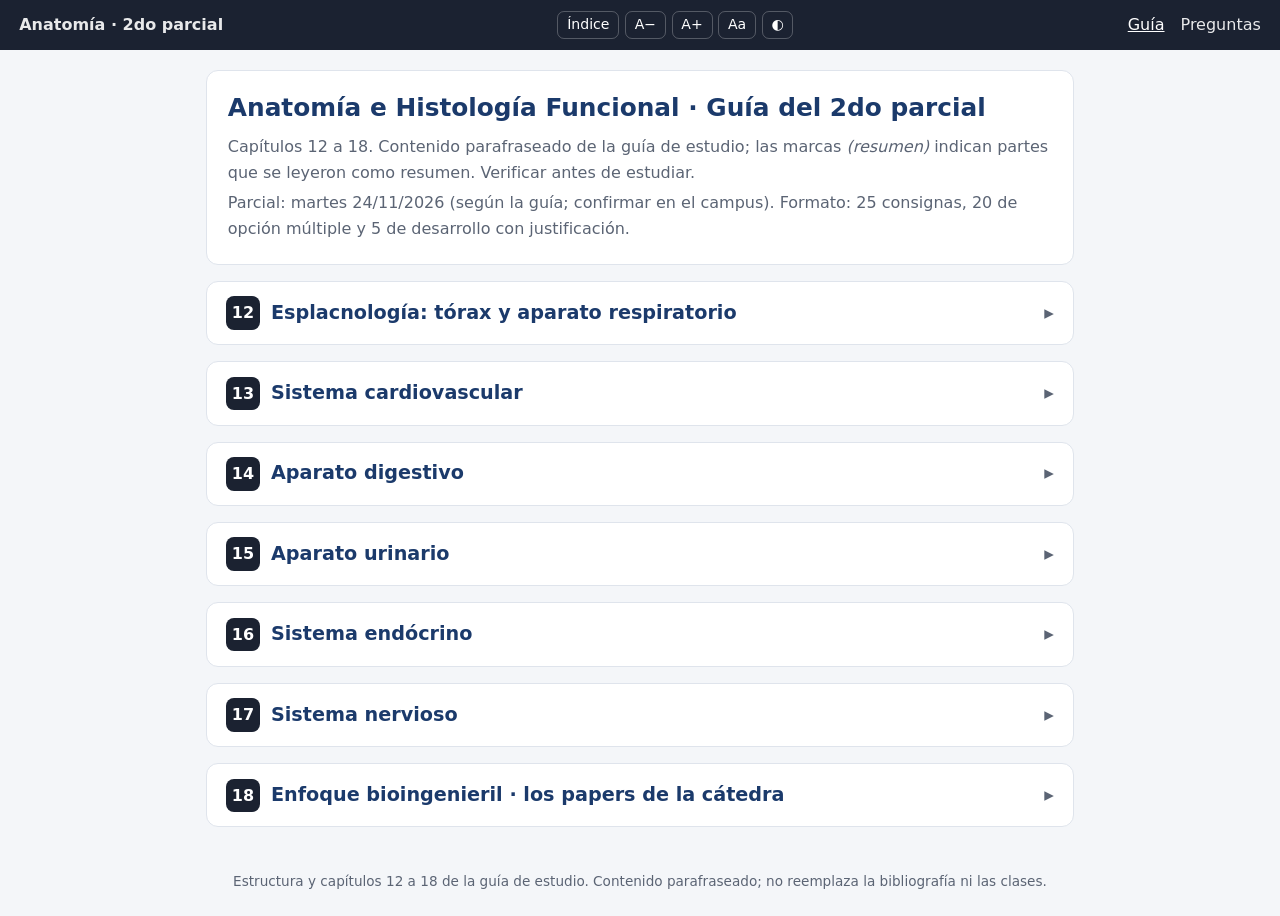
<file: index.html>
<!doctype html>
<html lang="es-AR">
<head>
  <meta charset="utf-8">
  <meta name="viewport" content="width=device-width, initial-scale=1">
  <title>Anatomía · Guía del 2do parcial</title>
  <link rel="stylesheet" href="css/styles.css">
  <script>
    // Preferencias guardadas (tema, tipografía, tamaño) antes de pintar la página
    (function () {
      var r = document.documentElement, s = window.localStorage;
      var t = s.getItem("theme") || (window.matchMedia("(prefers-color-scheme: dark)").matches ? "dark" : "light");
      r.dataset.theme = t;
      r.dataset.font = s.getItem("font") || "sans";
      r.style.setProperty("--fs", (s.getItem("fs") || "16") + "px");
    })();
  </script>
</head>
<body>
  <header class="top">
    <a class="brand" href="#/guia">Anatomía · 2do parcial</a>
    <div class="tools">
      <button type="button" class="tool" id="toc-toggle" aria-expanded="false" aria-controls="toc" title="Índice de capítulos">Índice</button>
      <button type="button" class="tool" id="font-down" title="Achicar texto" aria-label="Achicar texto">A−</button>
      <button type="button" class="tool" id="font-up" title="Agrandar texto" aria-label="Agrandar texto">A+</button>
      <button type="button" class="tool" id="font-family" title="Cambiar tipografía" aria-label="Cambiar tipografía">Aa</button>
      <button type="button" class="tool" id="theme-toggle" title="Modo oscuro / claro" aria-label="Modo oscuro o claro">◐</button>
    </div>
    <nav>
      <a href="#/guia" data-tab="guia">Guía</a>
      <a href="#/preguntas" data-tab="preguntas">Preguntas</a>
    </nav>
  </header>

  <div class="layout">
    <aside id="toc" class="toc" aria-label="Índice"></aside>
    <main id="view" class="view" aria-live="polite"></main>
  </div>

  <footer class="foot">
    Estructura y capítulos 12 a 18 de la guía de estudio. Contenido parafraseado; no reemplaza la bibliografía ni las clases.
  </footer>

  <script src="js/data-guia.js"></script>
  <script src="js/data-s12.js"></script>
  <script src="js/data-s13.js"></script>
  <script src="js/data-s14.js"></script>
  <script src="js/data-s15.js"></script>
  <script src="js/data-s16.js"></script>
  <script src="js/data-s17.js"></script>
  <script src="js/data-cap18.js"></script>
  <script src="js/data-practica.js"></script>
  <script src="js/data-quiz.js"></script>
  <script src="js/app.js"></script>
</body>
</html>
</file>
<file: css/styles.css>
:root {
  --bg: #f4f6f9; --card: #fff; --ink: #1d2330; --muted: #5b6474; --line: #dfe4ec; --border: #dfe4ec;
  --text-muted: var(--muted);
  --h1: #1b3a6b; --h3: #1f5fbf; --h4: #0f7b6c; --key-title: #1d4f91;
  --accent: #1f5fbf; --ok: #1e8a4c; --bad: #c0392b; --gold: #b8860b;
  --trampa: #fff4e5; --trampa-ink: #7a4300; --trampa-line: #e08a00;
  --top: #1b2231; --surface-2: #f0f3f8;
  --key-bg: #f5f8ff; --key-line: #d6e2ff; --formula-bg: #f6f7f9; --example-bg: #f3faf6;
  --ok-bg: #ecfdf3; --bad-bg: #fdecec; --expl-bg: #f5f8ff; --expl-line: #d6e2ff;
  --shadow: 0 10px 30px rgba(0, 0, 0, .16);
  --fs: 16px;
  color-scheme: light;
}
html[data-theme="dark"] {
  --bg: #12151c; --card: #1b2029; --ink: #e6e9ef; --muted: #9aa3b2; --line: #2c3340; --border: #2c3340;
  --accent: #6aa3ff; --ok: #4cc27f; --bad: #ff7b6b; --gold: #e0b04a;
  --trampa: #3a2c14; --trampa-ink: #ffd08a; --trampa-line: #c98a1e;
  --h1: #cfe2ff; --h3: #7fb2ff; --h4: #5fd3b8; --key-title: #9cc2ff;
  --top: #0c0f15; --surface-2: #232a36;
  --key-bg: #1b2a42; --key-line: #2e4670; --formula-bg: #202631; --example-bg: #17302a;
  --ok-bg: #173325; --bad-bg: #3a1d1d; --expl-bg: #1b2a42; --expl-line: #2e4670;
  --shadow: 0 10px 30px rgba(0, 0, 0, .55);
  color-scheme: dark;
}

html { font-size: var(--fs); }
* { box-sizing: border-box; }
body { margin: 0; font: 1rem/1.6 system-ui, -apple-system, "Segoe UI", sans-serif; color: var(--ink); background: var(--bg); }
html[data-font="serif"] body { font-family: Georgia, "Iowan Old Style", "Palatino Linotype", serif; }
a { color: var(--accent); }

/* ---------- encabezado ---------- */
.top { display: flex; align-items: center; justify-content: space-between; gap: 1rem; padding: .7rem 1.2rem; background: var(--top); color: #fff; flex-wrap: wrap; position: sticky; top: 0; z-index: 30; }
.top a { color: #fff; text-decoration: none; margin-left: 1rem; opacity: .9; }
.top a.on, .top a:hover { opacity: 1; text-decoration: underline; }
.top .brand { font-weight: 700; margin: 0; }
.top nav { display: flex; align-items: center; }
.tools { display: flex; gap: .35rem; align-items: center; margin-left: 1rem; }
.tool { background: transparent; color: #fff; border: 1px solid rgba(255, 255, 255, .25); border-radius: 7px; padding: .2rem .55rem; font: inherit; font-size: .88rem; cursor: pointer; line-height: 1.4; }
.tool:hover, .tool[aria-expanded="true"] { background: rgba(255, 255, 255, .15); }

/* ---------- layout: contenido a ancho de lectura; índice flotante ---------- */
.layout { max-width: 900px; margin: 1.2rem auto; padding: 0 1rem; }
.view { min-width: 0; }

.toc { position: fixed; top: 4.2rem; left: 1rem; width: min(300px, calc(100vw - 2rem)); max-height: calc(100vh - 5.5rem); overflow: auto; background: var(--card); border: 1px solid var(--line); border-radius: 12px; box-shadow: var(--shadow); padding: .8rem 1rem; font-size: .9rem; z-index: 20; opacity: 0; transform: translateY(-6px); pointer-events: none; transition: opacity .15s, transform .15s; }
.toc.open { opacity: 1; transform: none; pointer-events: auto; }
.toc h2 { font-size: .75rem; text-transform: uppercase; letter-spacing: .05em; color: var(--accent); margin: .6rem 0 .3rem; }
.toc h2:first-child { margin-top: .2rem; }
.toc ol, .toc ul { margin: 0; padding-left: 1.1rem; }
.toc li { margin: .25rem 0; }
.toc a { text-decoration: none; color: var(--ink); }
.toc a:hover { color: var(--accent); text-decoration: underline; }

.card { background: var(--card); border: 1px solid var(--line); border-radius: 12px; padding: 1.1rem 1.3rem; margin-bottom: 1rem; }
.card h1 { margin: .2rem 0 .4rem; font-size: 1.5rem; color: var(--h1); }
.card h2.q { font-size: 1.12rem; border: 0; margin: .3rem 0 .6rem; padding: 0; }
.muted { color: var(--muted); }

.guide-head { background: var(--card); border: 1px solid var(--line); border-radius: 12px; padding: 1.1rem 1.3rem; margin-bottom: 1rem; }
.guide-head h1 { margin: 0 0 .4rem; font-size: 1.55rem; color: var(--h1); }
.guide-head p { margin: .3rem 0; }

/* ---------- capítulos ---------- */
.cap { margin-bottom: 1rem; scroll-margin-top: 5rem; }
.cap details { background: var(--card); border: 1px solid var(--line); border-radius: 12px; }
.cap summary { cursor: pointer; list-style: none; padding: .9rem 1.2rem; font-size: 1.2rem; font-weight: 700; display: flex; align-items: center; gap: .7rem; color: var(--h1); }
.cap summary::-webkit-details-marker { display: none; }
.cap summary::after { content: "▾"; margin-left: auto; color: var(--muted); }
.cap details:not([open]) summary::after { content: "▸"; }
.cap .num { display: inline-flex; align-items: center; justify-content: center; min-width: 2.1rem; height: 2.1rem; border-radius: 8px; background: var(--top); color: #fff; font-size: 1rem; }
.cap-body { padding: .2rem 1.3rem 1.2rem; border-top: 1px solid var(--line); }
.cap-body h3 { font-size: 1.05rem; margin: 1.4rem 0 .4rem; padding: 0 0 .25rem .55rem; border-left: 4px solid var(--h3); border-bottom: 1px solid var(--line); color: var(--h3); }

.blk { margin: .5rem 0; }
.blk p { margin: .25rem 0; }
.blk ul { margin: .25rem 0 .25rem 1.2rem; padding: 0; }
.blk li { margin: .15rem 0; }
.ref { font-size: .76rem; color: var(--muted); margin-bottom: .1rem; }
.tbl { overflow-x: auto; }
.blk table { width: 100%; border-collapse: collapse; font-size: .9rem; margin: .3rem 0; }
.blk th, .blk td { border: 1px solid var(--line); padding: .35rem .5rem; text-align: left; vertical-align: top; }
.blk th { background: var(--surface-2); }
.trampa { background: var(--trampa); color: var(--trampa-ink); border-left: 4px solid var(--trampa-line); padding: .45rem .8rem; border-radius: 0 8px 8px 0; }
.trampa p { margin: 0; }

/* HTML propio de los capítulos (data-sNN.js) */
.cap .content { padding: .2rem 1.3rem 1.2rem; border-top: 1px solid var(--line); }
.cap .content h3 { font-size: 1.05rem; margin: 1.4rem 0 .4rem; padding: 0 0 .25rem .55rem; border-left: 4px solid var(--h3); border-bottom: 1px solid var(--line); color: var(--h3); }
.cap .content h4 { font-size: 1rem; margin: 1.2rem 0 .3rem; color: var(--h4); }
.cap .content th { color: var(--key-title); }
.cap .content table { width: 100%; border-collapse: collapse; font-size: .9rem; margin: .3rem 0; }
.cap .content th, .cap .content td { border: 1px solid var(--line); padding: .35rem .5rem; text-align: left; vertical-align: top; }
.cap .content th { background: var(--surface-2); }
.cap .content li { margin: .15rem 0; }
.tabla-desliza { overflow-x: auto; }
.tabla-aviso[hidden] { display: none; }
.key { margin: .8rem 0; padding: .7rem .9rem; border-radius: 9px; background: var(--key-bg); border: 1px solid var(--key-line); border-left: 4px solid var(--accent); }
.ky-t { font-weight: 700; margin-bottom: .3rem; color: var(--key-title); }
.trap { margin: .8rem 0; padding: .55rem .8rem; background: var(--trampa); color: var(--trampa-ink); border-left: 4px solid var(--trampa-line); border-radius: 0 8px 8px 0; }
.tr-t { font-weight: 700; margin-bottom: .25rem; color: var(--gold); }
.formula { margin: .6rem 0; padding: .6rem .8rem; border-radius: 9px; background: var(--formula-bg); border: 1px solid var(--line); font-family: ui-monospace, Consolas, monospace; font-size: .9rem; line-height: 1.7; }
.example { margin: .8rem 0; padding: .55rem .8rem; background: var(--example-bg); border-left: 4px solid var(--ok); border-radius: 0 8px 8px 0; }
.ex-t { font-weight: 700; margin-bottom: .25rem; color: var(--ok); }
.fig { margin: 1rem 0; }
.fig svg { display: block; max-width: 100%; height: auto; margin: 0 auto; color: var(--ink); }
.fig svg rect[fill="var(--surface-2)"] { fill: var(--surface-2); }
.fig svg [fill="var(--text-muted)"] { fill: var(--muted); }
.fig svg [stroke="var(--accent)"] { stroke: var(--accent); }
.fig svg [stroke="var(--gold)"] { stroke: var(--gold); }
.fig-cap { font-size: .85rem; color: var(--muted); margin-top: .4rem; }
.fig-ampliar[hidden] { display: none; }

/* ---------- práctica al final de cada sistema ---------- */
.practica { padding: 1rem 1.3rem 1.3rem; border-top: 2px solid var(--h3); background: var(--surface-2); border-radius: 0 0 12px 12px; }
.practica > h3 { margin: 0 0 .2rem; color: var(--h3); font-size: 1.1rem; }
.cap-body .practica { padding: 1rem 0 0; background: none; border-radius: 0; }
.pq { margin: .9rem 0; }
.pq-q { font-weight: 600; margin: .2rem 0 .3rem; }
.pq-opts .opt { background: var(--card); }
.prac-bar { display: flex; flex-wrap: wrap; align-items: center; justify-content: space-between; gap: .5rem; margin: .4rem 0 .2rem; font-size: .9rem; }
.rv-title { margin: 1.4rem 0 .2rem; color: var(--h1); }
.rv { margin-bottom: 1rem; }
.rv-opts { list-style: none; padding: 0; margin: .6rem 0; }
.rv-opts li { padding: .5rem .7rem; margin: .4rem 0; border: 1px solid var(--line); border-radius: 9px; background: var(--card); }
.rv-opts li.correct { border-color: var(--ok); background: var(--ok-bg); }
.rv-opts li.wrong { border-color: var(--bad); background: var(--bad-bg); }
.rv-opts .muted { font-size: .92rem; margin-top: .2rem; }
.opt.selected { border-color: var(--accent); background: var(--surface-2); box-shadow: inset 0 0 0 1px var(--accent); font-weight: 600; }

/* ---------- práctica ---------- */
.actions { display: flex; gap: .6rem; flex-wrap: wrap; margin-top: 1rem; align-items: center; }
.btn { border: 1px solid var(--line); background: var(--card); border-radius: 8px; padding: .45rem .9rem; cursor: pointer; font: inherit; text-decoration: none; color: var(--ink); display: inline-block; }
.btn.primary { background: var(--accent); color: #fff; border-color: var(--accent); }
.btn:disabled { opacity: .5; cursor: default; }
select { font: inherit; padding: .35rem .5rem; border-radius: 8px; border: 1px solid var(--line); background: var(--card); color: var(--ink); }

.quiz-head { display: flex; gap: .6rem; flex-wrap: wrap; align-items: center; justify-content: space-between; }
.progress { height: 8px; background: var(--line); border-radius: 999px; overflow: hidden; margin: .6rem 0; }
.progress > div { height: 100%; background: var(--accent); width: 0; }
.opt { display: block; width: 100%; text-align: left; margin: .4rem 0; padding: .6rem .8rem; border: 1px solid var(--line); border-radius: 9px; background: var(--card); color: var(--ink); cursor: pointer; font: inherit; }
.opt:hover:not(:disabled) { border-color: var(--accent); }
.opt.correct { border-color: var(--ok); background: var(--ok-bg); }
.opt.wrong { border-color: var(--bad); background: var(--bad-bg); }
.opt:disabled { cursor: default; }
.expl { margin-top: .8rem; padding: .7rem .9rem; border-radius: 9px; background: var(--expl-bg); border: 1px solid var(--expl-line); }
.check li { margin: .35rem 0; list-style: none; }
.check label { cursor: pointer; }
.score { font-size: 1.3rem; font-weight: 700; margin: .3rem 0; }
.review li { margin: .5rem 0; }

.foot { text-align: center; color: var(--muted); font-size: .85rem; padding: 1.5rem 1rem; }

@media (max-width: 860px) {
  .tools { margin-left: 0; }
}
@media print {
  .top, .toc, .foot, .actions { display: none !important; }
  .layout { display: block; max-width: none; }
  .cap details { border: 0; }
}

/* Práctica: marca de respondida y enlace a la teoría */
.badge-done { display: inline-block; font-size: .78rem; font-weight: 600; padding: .05rem .5rem; border-radius: 999px; vertical-align: middle; margin-right: .2rem; }
.badge-done.ok { background: var(--ok-bg); color: var(--ok); }
.badge-done.no { background: var(--bad-bg); color: var(--bad); }
.ver-teoria { font-size: .85rem; white-space: nowrap; }

/* Desarrollo de aplicación en la práctica por sistema */
.pd-bloque { margin-top: 1.2rem; }
.pd { margin: .9rem 0; padding: .8rem 1rem; border: 1px solid var(--line); border-radius: 10px; background: var(--card); }
.pd-q { margin: 0 0 .5rem; }
.pd-checks { display: grid; gap: .35rem; margin: .4rem 0 .6rem; }
.pd-chk { display: flex; gap: .5rem; align-items: flex-start; }
.pd-model { margin-top: .6rem; padding-top: .5rem; border-top: 1px solid var(--line); }
</file>
